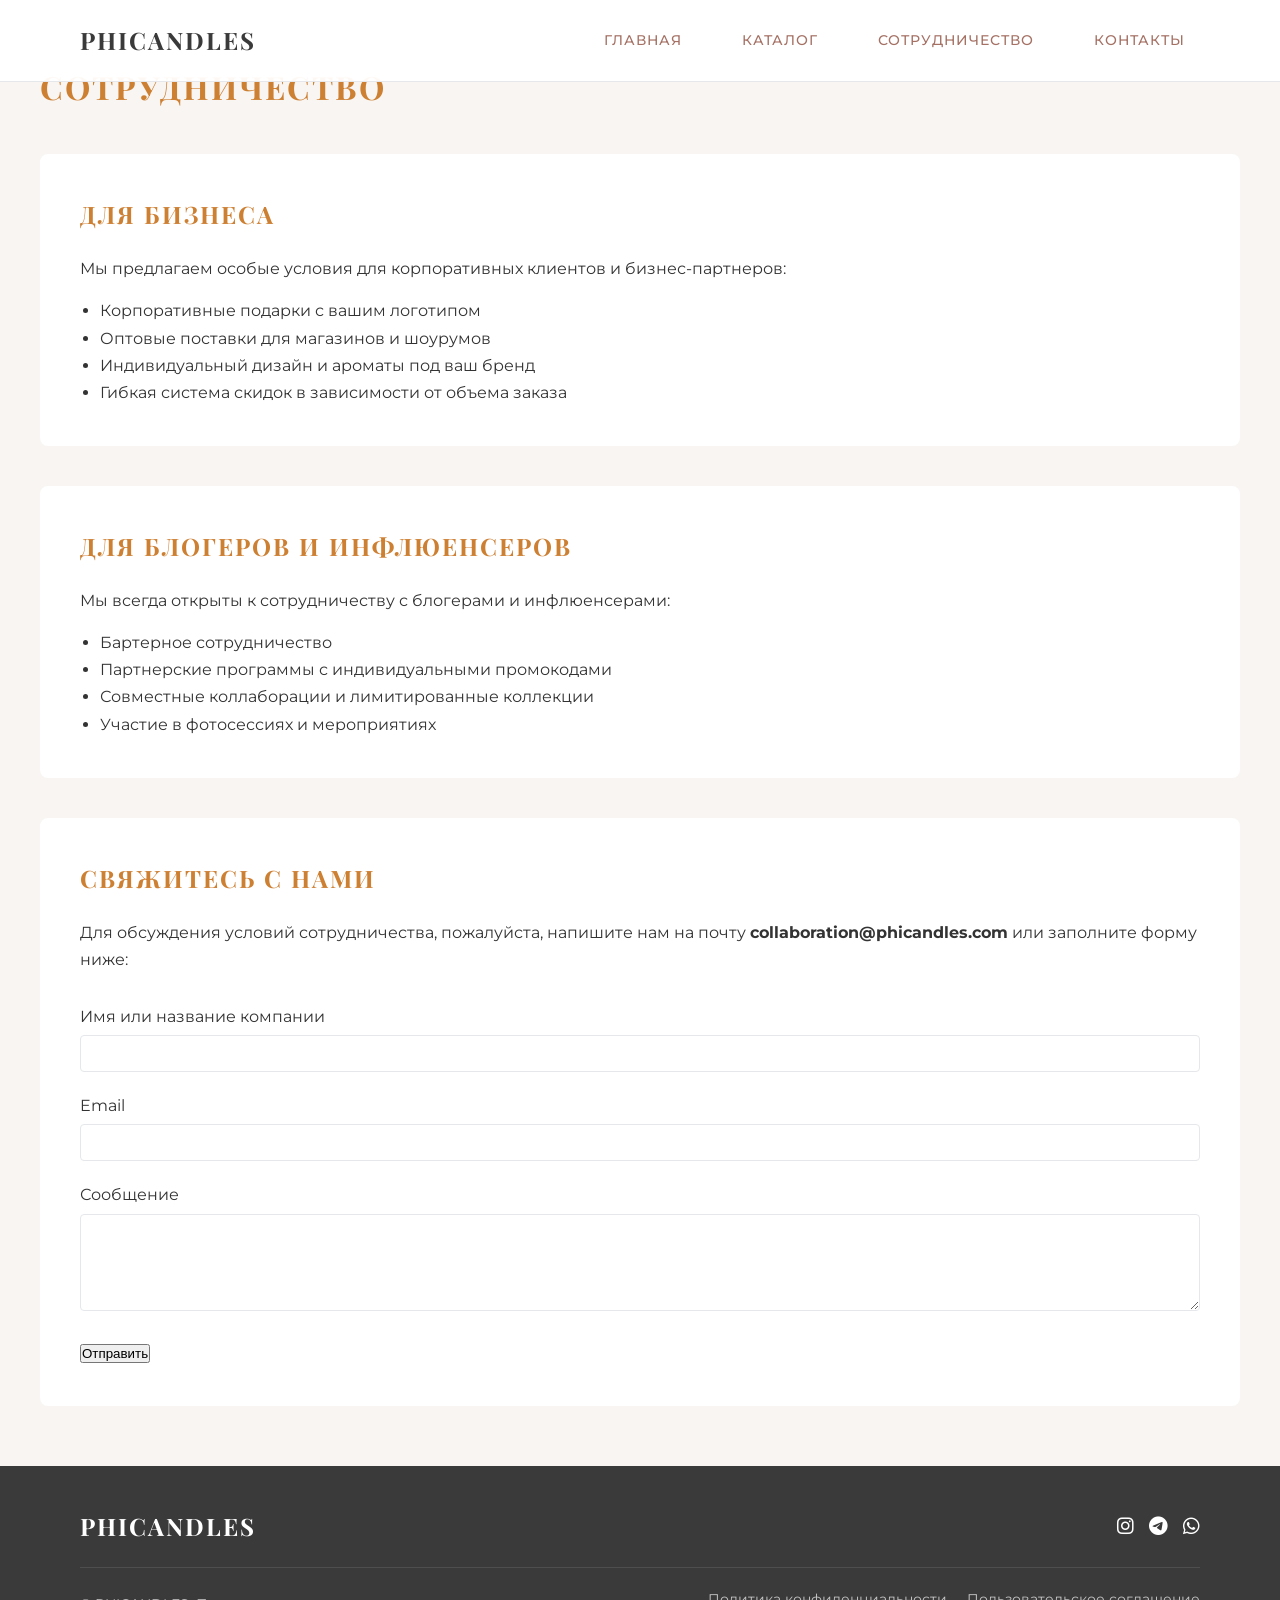
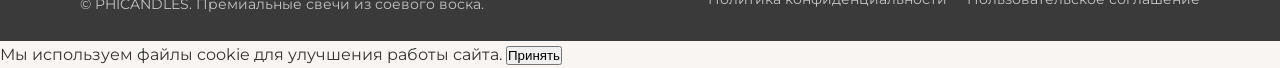
<file: collaboration.html>
<!doctype html>
<html lang="ru">

<head>
    <meta charset="UTF-8" />
    <meta name="viewport" content="width=device-width, initial-scale=1.0" />
    <title>PHICANDLES — Сотрудничество</title>
    <link rel="preconnect" href="https://fonts.googleapis.com">
    <link rel="preconnect" href="https://fonts.gstatic.com" crossorigin>
    <link
        href="https://fonts.googleapis.com/css2?family=Playfair+Display:wght@400;700&family=Montserrat:wght@300;400;500&display=swap"
        rel="stylesheet">
    <link rel="stylesheet" href="assets/css/styles.css" />
    <link rel="stylesheet" href="https://cdnjs.cloudflare.com/ajax/libs/font-awesome/6.0.0/css/all.min.css">
</head>

<body>
    <header class="header fixed-header">
        <nav class="container nav">
            <div class="logo">PHICANDLES</div>
            <div class="nav-links">
                <a href="index.html">Главная</a>
                <a href="catalog.html">Каталог</a>
                <a href="collaboration.html">Сотрудничество</a>
                <a href="contacts.html">Контакты</a>
            </div>
        </nav>
    </header>

    <main class="container" style="padding: 60px 0;">
        <h1>Сотрудничество</h1>

        <div style="background: #fff; padding: 40px; border-radius: 8px; margin-top: 40px;">
            <h2>Для бизнеса</h2>
            <p style="margin-top: 20px;">
                Мы предлагаем особые условия для корпоративных клиентов и бизнес-партнеров:
            </p>
            <ul style="margin-top: 15px; margin-left: 20px;">
                <li>Корпоративные подарки с вашим логотипом</li>
                <li>Оптовые поставки для магазинов и шоурумов</li>
                <li>Индивидуальный дизайн и ароматы под ваш бренд</li>
                <li>Гибкая система скидок в зависимости от объема заказа</li>
            </ul>
        </div>

        <div style="background: #fff; padding: 40px; border-radius: 8px; margin-top: 40px;">
            <h2>Для блогеров и инфлюенсеров</h2>
            <p style="margin-top: 20px;">
                Мы всегда открыты к сотрудничеству с блогерами и инфлюенсерами:
            </p>
            <ul style="margin-top: 15px; margin-left: 20px;">
                <li>Бартерное сотрудничество</li>
                <li>Партнерские программы с индивидуальными промокодами</li>
                <li>Совместные коллаборации и лимитированные коллекции</li>
                <li>Участие в фотосессиях и мероприятиях</li>
            </ul>
        </div>

        <div style="background: #fff; padding: 40px; border-radius: 8px; margin-top: 40px;">
            <h2>Свяжитесь с нами</h2>
            <p style="margin-top: 20px;">
                Для обсуждения условий сотрудничества, пожалуйста, напишите нам на почту
                <strong>collaboration@phicandles.com</strong> или заполните форму ниже:
            </p>
            <form style="margin-top: 30px;">
                <div style="margin-bottom: 20px;">
                    <label for="name" style="display: block; margin-bottom: 5px;">Имя или название компании</label>
                    <input type="text" id="name"
                        style="width: 100%; padding: 10px; border: 1px solid #E5E7EB; border-radius: 4px;">
                </div>
                <div style="margin-bottom: 20px;">
                    <label for="email" style="display: block; margin-bottom: 5px;">Email</label>
                    <input type="email" id="email"
                        style="width: 100%; padding: 10px; border: 1px solid #E5E7EB; border-radius: 4px;">
                </div>
                <div style="margin-bottom: 20px;">
                    <label for="message" style="display: block; margin-bottom: 5px;">Сообщение</label>
                    <textarea id="message" rows="5"
                        style="width: 100%; padding: 10px; border: 1px solid #E5E7EB; border-radius: 4px;"></textarea>
                </div>
                <button type="submit" class="btn">Отправить</button>
            </form>
        </div>
    </main>

    <footer class="footer">
        <div class="container">
            <div class="footer-content">
                <div class="footer-logo">PHICANDLES</div>
                <div class="footer-social">
                    <a href="#"><i class="fab fa-instagram"></i></a>
                    <a href="#"><i class="fab fa-telegram"></i></a>
                    <a href="#"><i class="fab fa-whatsapp"></i></a>
                </div>
            </div>
            <div class="footer-bottom">
                <p>© PHICANDLES. Премиальные свечи из соевого воска.</p>
                <div class="legal-links">
                    <a href="cookie.html">Политика конфиденциальности</a>
                    <a href="cookie.html">Пользовательское соглашение</a>
                </div>
            </div>
        </div>
    </footer>
    <div id="cookie-container"></div>
    <script>
        // Загрузка cookie-уведомления
        fetch('cookie.html')
            .then(response => response.text())
            .then(data => {
                document.getElementById('cookie-container').innerHTML = data;
                const cookieAccepted = localStorage.getItem('cookieAccepted');
                if (cookieAccepted) {
                    const cookieWarning = document.getElementById('cookie-warning');
                    if (cookieWarning) cookieWarning.style.display = 'none';
                }
            });

        // Фиксированное меню при прокрутке
        window.addEventListener('scroll', function () {
            const header = document.querySelector('.header');
            if (window.scrollY > 50) {
                header.classList.add('scrolled');
            } else {
                header.classList.remove('scrolled');
            }
        });
    </script>
</body>

</html>
</file>
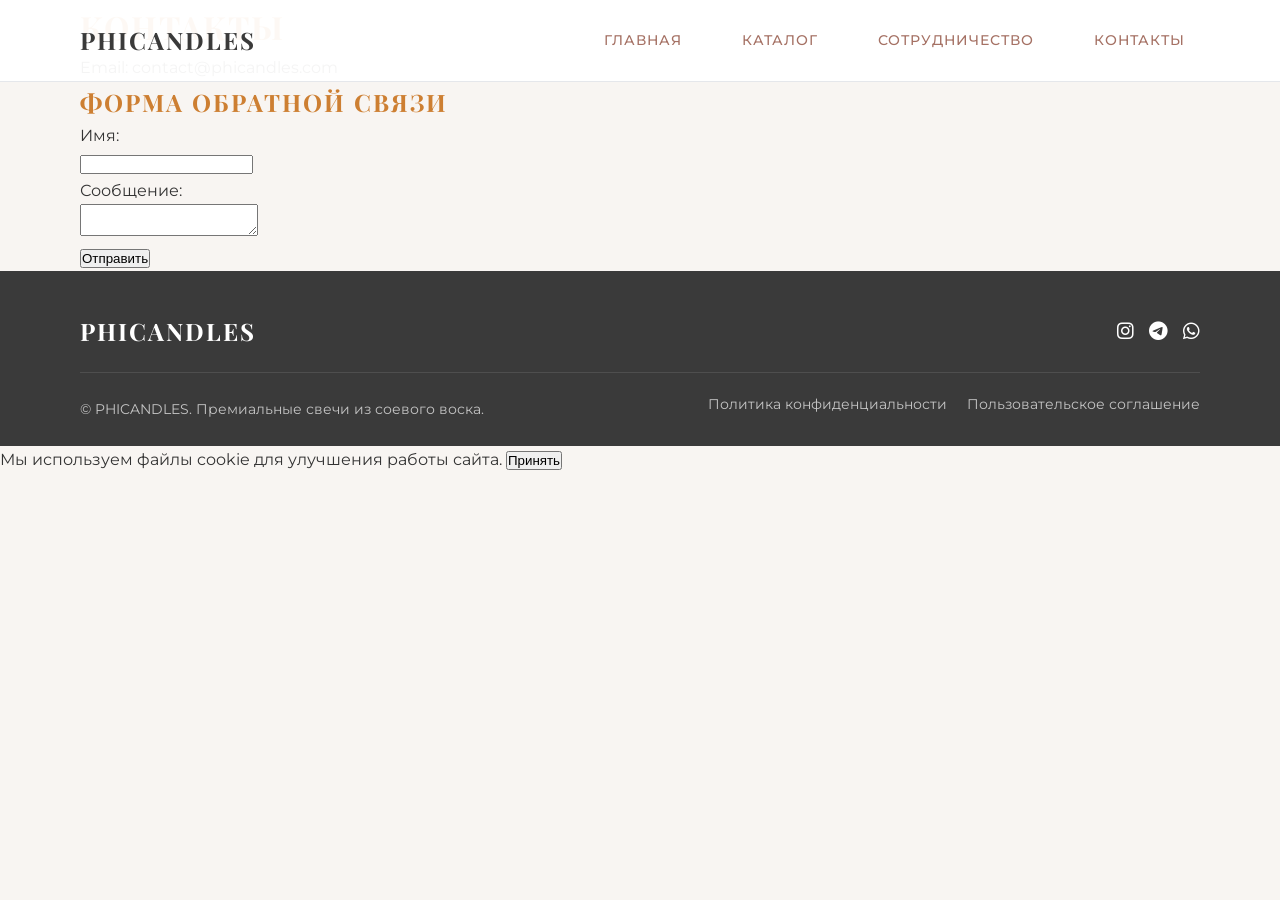
<file: contacts.html>
<!doctype html>
<html lang="ru">

<head>
    <meta charset="UTF-8" />
    <meta name="viewport" content="width=device-width, initial-scale=1.0" />
    <title>Контакты — PHICANDLES</title>
    <link rel="preconnect" href="https://fonts.googleapis.com">
    <link rel="preconnect" href="https://fonts.gstatic.com" crossorigin>
    <link
        href="https://fonts.googleapis.com/css2?family=Playfair+Display:wght@400;700&family=Montserrat:wght@300;400;500&display=swap"
        rel="stylesheet">
    <link rel="stylesheet" href="assets/css/styles.css" />
    <link rel="stylesheet" href="https://cdnjs.cloudflare.com/ajax/libs/font-awesome/6.0.0/css/all.min.css">
</head>

<body>
    <header class="header fixed-header">
        <nav class="container nav">
            <div class="logo">PHICANDLES</div>
            <div class="nav-links">
                <a href="index.html">Главная</a>
                <a href="catalog.html">Каталог</a>
                <a href="collaboration.html">Сотрудничество</a>
                <a href="contacts.html">Контакты</a>
            </div>
        </nav>
    </header>
    <main class="container">
        <h1>Контакты</h1>
        <p>Email: contact@phicandles.com</p>
        <h2>Форма обратной связи</h2>
        <form action="mailto:contact@phicandles.com" method="post" enctype="text/plain">
            <label>Имя:</label><br>
            <input type="text" name="name"><br>
            <label>Сообщение:</label><br>
            <textarea name="message"></textarea><br>
            <button type="submit">Отправить</button>
        </form>
    </main>
    <footer class="footer">
        <div class="container">
            <div class="footer-content">
                <div class="footer-logo">PHICANDLES</div>
                <div class="footer-social">
                    <a href="#"><i class="fab fa-instagram"></i></a>
                    <a href="#"><i class="fab fa-telegram"></i></a>
                    <a href="#"><i class="fab fa-whatsapp"></i></a>
                </div>
            </div>
            <div class="footer-bottom">
                <p>© PHICANDLES. Премиальные свечи из соевого воска.</p>
                <div class="legal-links">
                    <a href="cookie.html">Политика конфиденциальности</a>
                    <a href="cookie.html">Пользовательское соглашение</a>
                </div>
            </div>
        </div>
    </footer>
    <div id="cookie-container"></div>
    <script>
        // Загрузка cookie-уведомления
        fetch('cookie.html')
            .then(response => response.text())
            .then(data => {
                document.getElementById('cookie-container').innerHTML = data;
                const cookieAccepted = localStorage.getItem('cookieAccepted');
                if (cookieAccepted) {
                    const cookieWarning = document.getElementById('cookie-warning');
                    if (cookieWarning) cookieWarning.style.display = 'none';
                }
            });

        // Фиксированное меню при прокрутке
        window.addEventListener('scroll', function () {
            const header = document.querySelector('.header');
            if (window.scrollY > 50) {
                header.classList.add('scrolled');
            } else {
                header.classList.remove('scrolled');
            }
        });
    </script>
</body>

</html>
</file>
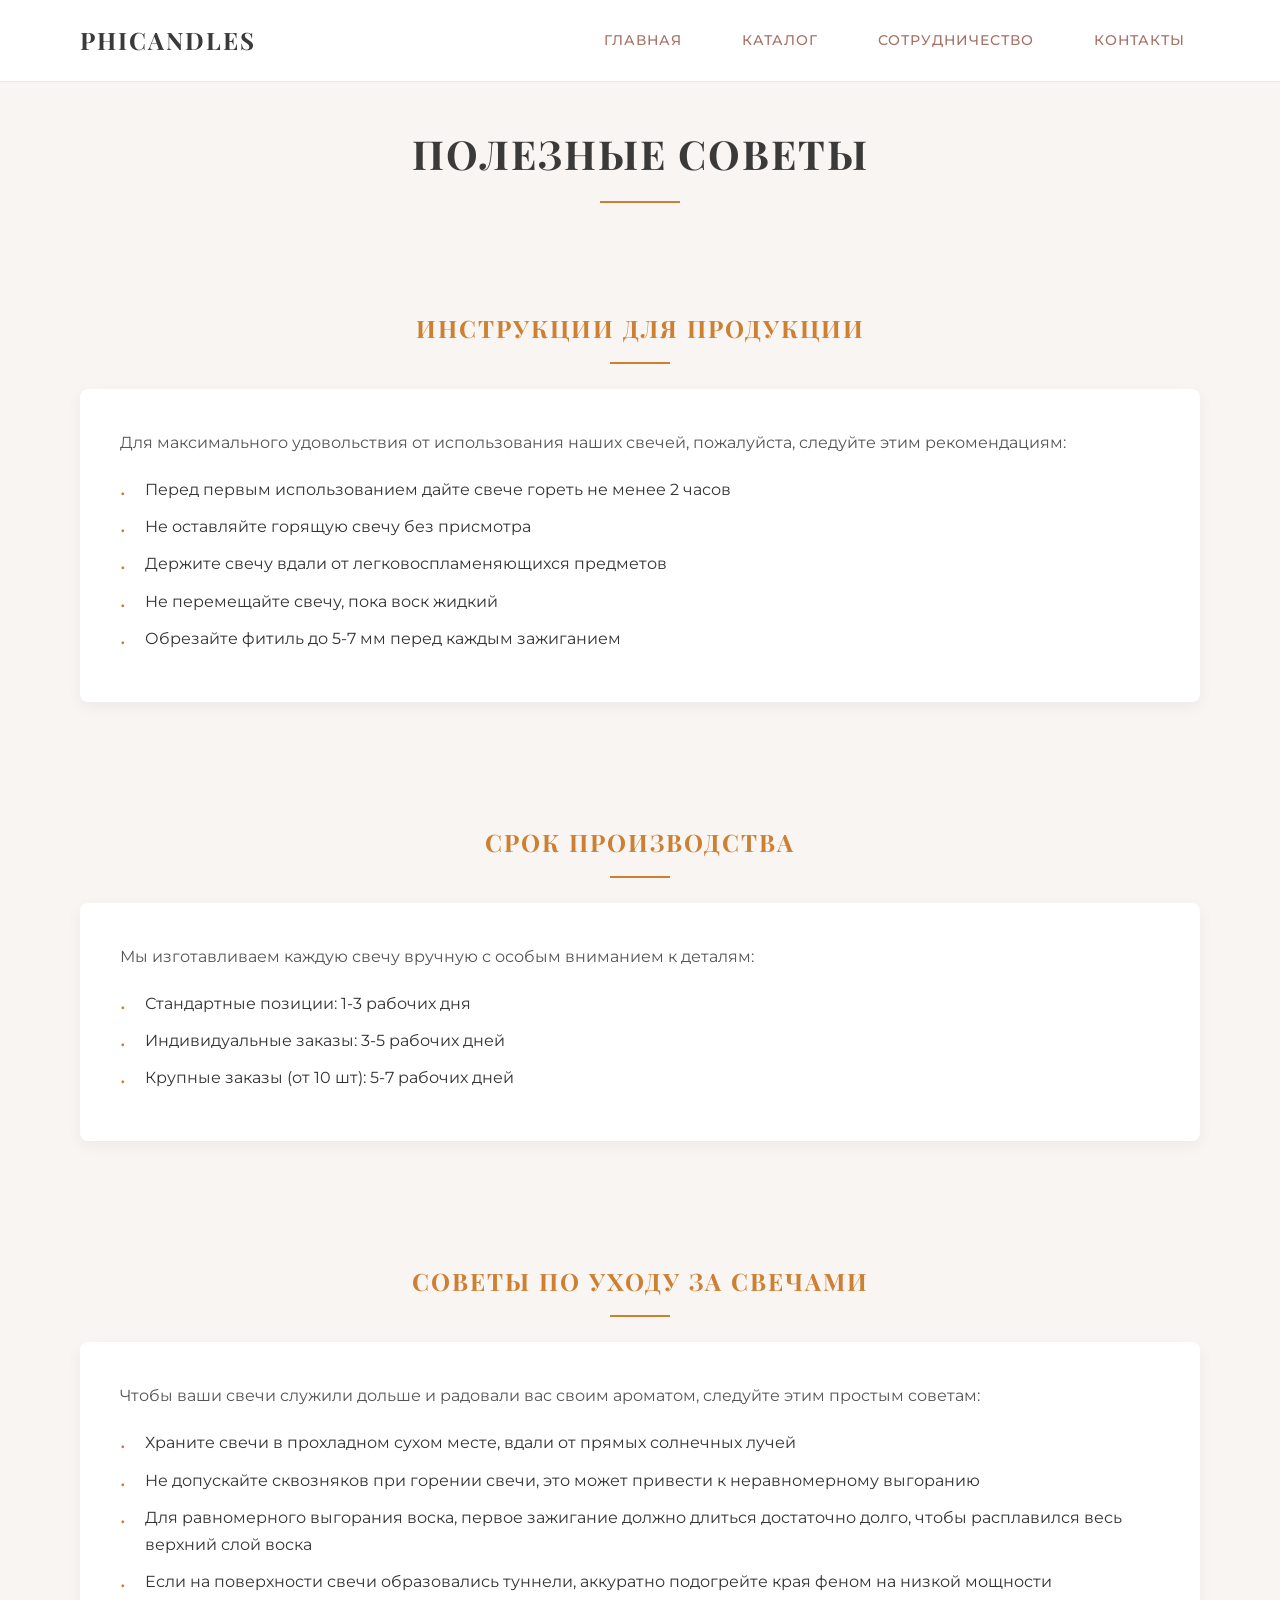
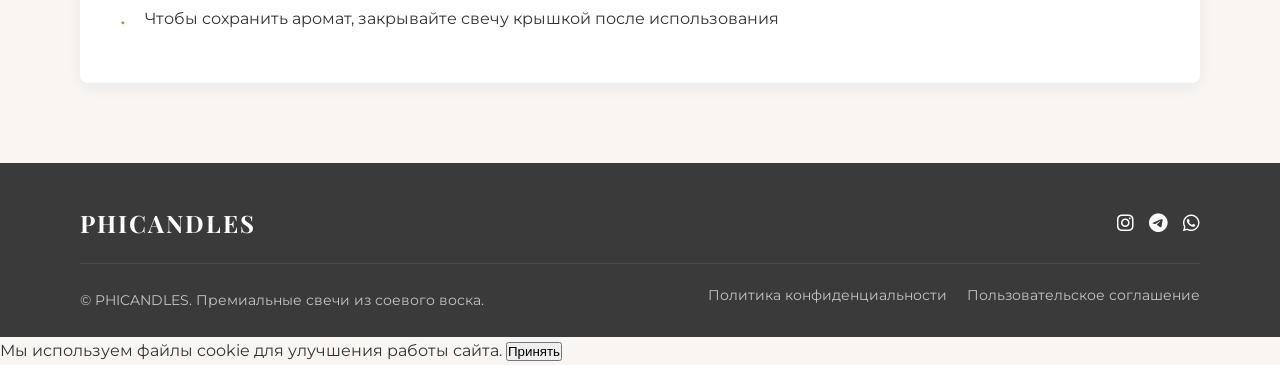
<file: tips.html>
<!doctype html>
<html lang="ru">

<head>
    <meta charset="UTF-8" />
    <meta name="viewport" content="width=device-width, initial-scale=1.0" />
    <title>Полезные советы — PHICANDLES</title>
    <link rel="preconnect" href="https://fonts.googleapis.com">
    <link rel="preconnect" href="https://fonts.gstatic.com" crossorigin>
    <link
        href="https://fonts.googleapis.com/css2?family=Playfair+Display:wght@400;700&family=Montserrat:wght@300;400;500&display=swap"
        rel="stylesheet">
    <link rel="stylesheet" href="assets/css/styles.css" />
    <link rel="stylesheet" href="https://cdnjs.cloudflare.com/ajax/libs/font-awesome/6.0.0/css/all.min.css">
</head>

<body>
    <!-- Фиксированное меню -->
    <header class="header fixed-header">
        <nav class="container nav">
            <div class="logo">PHICANDLES</div>
            <div class="nav-links">
                <a href="index.html">Главная</a>
                <a href="catalog.html">Каталог</a>
                <a href="collaboration.html">Сотрудничество</a>
                <a href="contacts.html">Контакты</a>
            </div>
        </nav>
    </header>

    <!-- Заголовок страницы -->
    <section class="page-header">
        <div class="container">
            <h1>Полезные советы</h1>
        </div>
    </section>

    <main class="container">
        <!-- Инструкции для продукции -->
        <section class="instructions-section">
            <h2>Инструкции для продукции</h2>
            <div class="instruction-card">
                <p>Для максимального удовольствия от использования наших свечей, пожалуйста, следуйте этим
                    рекомендациям:</p>
                <ul>
                    <li>Перед первым использованием дайте свече гореть не менее 2 часов</li>
                    <li>Не оставляйте горящую свечу без присмотра</li>
                    <li>Держите свечу вдали от легковоспламеняющихся предметов</li>
                    <li>Не перемещайте свечу, пока воск жидкий</li>
                    <li>Обрезайте фитиль до 5-7 мм перед каждым зажиганием</li>
                </ul>
            </div>
        </section>

        <!-- Срок производства -->
        <section class="production-section">
            <h2>Срок производства</h2>
            <div class="production-card">
                <p>Мы изготавливаем каждую свечу вручную с особым вниманием к деталям:</p>
                <ul>
                    <li>Стандартные позиции: 1-3 рабочих дня</li>
                    <li>Индивидуальные заказы: 3-5 рабочих дней</li>
                    <li>Крупные заказы (от 10 шт): 5-7 рабочих дней</li>
                </ul>
            </div>
        </section>

        <!-- Советы по уходу -->
        <section class="care-section">
            <h2>Советы по уходу за свечами</h2>
            <div class="care-card">
                <p>Чтобы ваши свечи служили дольше и радовали вас своим ароматом, следуйте этим простым советам:</p>
                <ul>
                    <li>Храните свечи в прохладном сухом месте, вдали от прямых солнечных лучей</li>
                    <li>Не допускайте сквозняков при горении свечи, это может привести к неравномерному выгоранию</li>
                    <li>Для равномерного выгорания воска, первое зажигание должно длиться достаточно долго, чтобы
                        расплавился весь верхний слой воска</li>
                    <li>Если на поверхности свечи образовались туннели, аккуратно подогрейте края феном на низкой
                        мощности</li>
                    <li>Чтобы сохранить аромат, закрывайте свечу крышкой после использования</li>
                </ul>
            </div>
        </section>
    </main>

    <footer class="footer">
        <div class="container">
            <div class="footer-content">
                <div class="footer-logo">PHICANDLES</div>
                <div class="footer-social">
                    <a href="#"><i class="fab fa-instagram"></i></a>
                    <a href="#"><i class="fab fa-telegram"></i></a>
                    <a href="#"><i class="fab fa-whatsapp"></i></a>
                </div>
            </div>
            <div class="footer-bottom">
                <p>© PHICANDLES. Премиальные свечи из соевого воска.</p>
                <div class="legal-links">
                    <a href="cookie.html">Политика конфиденциальности</a>
                    <a href="cookie.html">Пользовательское соглашение</a>
                </div>
            </div>
        </div>
    </footer>

    <div id="cookie-container"></div>

    <script>
        // Загрузка cookie-уведомления
        fetch('cookie.html')
            .then(response => response.text())
            .then(data => {
                document.getElementById('cookie-container').innerHTML = data;
                const cookieAccepted = localStorage.getItem('cookieAccepted');
                if (cookieAccepted) {
                    const cookieWarning = document.getElementById('cookie-warning');
                    if (cookieWarning) cookieWarning.style.display = 'none';
                }
            });

        // Фиксированное меню при прокрутке
        window.addEventListener('scroll', function () {
            const header = document.querySelector('.header');
            if (window.scrollY > 50) {
                header.classList.add('scrolled');
            } else {
                header.classList.remove('scrolled');
            }
        });
    </script>
</body>

</html>
</file>
<file: assets/css/styles.css>
/* Reset & Base Styles */
* {
    margin: 0;
    padding: 0;
    box-sizing: border-box;
}

body {
    font-family: 'Montserrat', sans-serif;
    background-color: #F8F5F2;
    color: #333333;
    line-height: 1.7;
    font-size: 16px;
}

h1,
h2,
h3,
h4 {
    font-family: 'Playfair Display', serif;
    color: #CD7F32;
    /* Благородный бронзовый цвет */
    font-weight: 700;
    text-transform: uppercase;
    letter-spacing: 2px;
}

.container {
    max-width: 1200px;
    margin: 0 auto;
    padding: 0 40px;
}

/* Header & Nav */
.header {
    padding: 20px 0;
    background: rgba(255, 255, 255, 0.95);
    border-bottom: 1px solid #E5E7EB;
    position: fixed;
    width: 100%;
    top: 0;
    z-index: 1000;
    transition: all 0.3s ease;
}

.header.scrolled {
    box-shadow: 0 2px 10px rgba(0, 0, 0, 0.1);
    padding: 15px 0;
}

.nav {
    display: flex;
    justify-content: space-between;
    align-items: center;
}

.logo {
    font-family: 'Playfair Display', serif;
    font-size: 1.5rem;
    font-weight: 700;
    color: #3A3A3A;
    letter-spacing: 2px;
}

.nav-links {
    display: flex;
    gap: 30px;
}

.nav-links a {
    text-decoration: none;
    color: #A57164;
    /* Благородный бронзовый цвет для шрифта в меню */
    font-size: 0.9rem;
    text-transform: uppercase;
    letter-spacing: 1px;
    transition: color 0.3s ease;
    font-weight: 500;
}

.nav-links a:hover {
    color: #CD7F32;
    /* Бронзовый цвет при наведении */
}

/* Стили для навигации на всех страницах */
.nav {
    display: flex;
    justify-content: space-between;
    align-items: center;
}

.nav a {
    text-decoration: none;
    color: #A57164;
    /* Благородный бронзовый цвет для шрифта в меню */
    font-size: 0.9rem;
    text-transform: uppercase;
    letter-spacing: 1px;
    transition: color 0.3s ease;
    font-weight: 500;
    margin: 0 15px;
}

.nav a:hover {
    color: #CD7F32;
}

/* Hero Section */
.hero-fullscreen {
    height: 100vh;
    background-size: cover;
    background-position: center;
    background-repeat: no-repeat;
    display: flex;
    align-items: center;
    justify-content: center;
    text-align: center;
    color: #fff;
    position: relative;
}

.hero-fullscreen::before {
    content: '';
    position: absolute;
    top: 0;
    left: 0;
    width: 100%;
    height: 100%;
    background: rgba(0, 0, 0, 0.3);
}

/* Полноэкранный баннер */
.hero-banner {
    height: 60vh;
    width: 100vw;
    margin: 0;
    padding: 0;
    background-size: cover;
    background-position: center;
    background-repeat: no-repeat;
    display: flex;
    align-items: center;
    justify-content: center;
    text-align: center;
    color: #fff;
    position: relative;
    padding-top: 80px;
    /* Отступ сверху для фиксированного меню */
    object-fit: cover;
    left: 0;
    right: 0;
}

.hero-banner::before {
    content: '';
    position: absolute;
    top: 0;
    left: 0;
    width: 100%;
    height: 100%;
    background: rgba(0, 0, 0, 0.3);
}

.hero-content {
    position: relative;
    z-index: 1;
    max-width: 800px;
    padding: 0 20px;
}

.hero-content h1 {
    font-size: 4.5rem;
    margin-bottom: 20px;
    color: #fff;
    text-shadow: 2px 2px 4px rgba(0, 0, 0, 0.5);
    /* Добавляем тень для лучшей читаемости */
}

.hero-subtitle {
    font-size: 1.5rem;
    margin-bottom: 30px;
    font-weight: 300;
    letter-spacing: 1px;
}

/* Quick Navigation */
.quick-nav {
    background-color: #FFFDF8;
    /* Светло-кремовый фон */
    padding: 15px 0;
    box-shadow: 0 4px 12px rgba(0, 0, 0, 0.05);
    width: 100%;
}

.nav-buttons {
    display: flex;
    justify-content: center;
    gap: 15px;
    flex-direction: row;
    max-width: 800px;
    margin: 0 auto;
    align-items: center;
}

.nav-button {
    display: flex;
    flex-direction: column;
    align-items: center;
    padding: 8px 16px;
    background: transparent;
    border-radius: 4px;
    border: 0.5px solid #A57164;
    cursor: pointer;
    transition: all 0.3s ease;
    text-align: center;
    text-decoration: none;
    color: #A57164;
    outline: none;
    box-shadow: none;
    font-size: 13px;
    width: 150px;
}

/* Убираем синюю подсветку при фокусе для всех кнопок */
.nav-button:focus {
    outline: none;
    box-shadow: none;
}

.nav-button:hover {
    transform: translateY(-5px);
    box-shadow: 0 10px 20px rgba(0, 0, 0, 0.05);
}

.nav-button i {
    font-size: 1.2rem;
    margin-bottom: 5px;
    color: #A57164;
    /* Бронзовый цвет для иконок */
}

.nav-button span {
    font-size: 13px;
    font-weight: 500;
    text-transform: uppercase;
    letter-spacing: 1px;
}

/* Catalog Dropdown */
.catalog-dropdown {
    background: #fff;
    padding: 40px 0;
    box-shadow: 0 4px 12px rgba(0, 0, 0, 0.1);
    position: fixed;
    width: 100%;
    z-index: 999;
    display: none;
    opacity: 0;
    transform: translateY(-20px);
    transition: all 0.3s ease;
    top: 80px;
    /* Позиционирование под фиксированным меню */
    left: 0;
}

.catalog-dropdown.active {
    display: block !important;
    opacity: 1;
    transform: translateY(0);
}

.catalog-grid {
    display: grid;
    grid-template-columns: repeat(auto-fit, minmax(250px, 1fr));
    gap: 30px;
}

.catalog-item {
    text-decoration: none;
    color: #3A3A3A;
    text-align: center;
    transition: transform 0.3s ease;
}

.catalog-item:hover {
    transform: translateY(-5px);
}

.catalog-item img {
    width: 100%;
    height: 200px;
    object-fit: cover;
    border-radius: 8px;
    margin-bottom: 15px;
}

.catalog-item h3 {
    font-size: 1.1rem;
    margin-bottom: 5px;
}

/* About Section */
.about-section {
    padding: 80px 0 40px;
    text-align: center;
}

.about-section h2 {
    margin-bottom: 40px;
    position: relative;
    display: inline-block;
}

.about-section h2::after {
    content: '';
    position: absolute;
    bottom: -15px;
    left: 50%;
    transform: translateX(-50%);
    width: 60px;
    height: 2px;
    background-color: #CD7F32;
    /* Бронзовый цвет для декоративной линии */
}

.about-content {
    max-width: 800px;
    margin: 0 auto;
    text-align: center;
}

.about-content p {
    margin-bottom: 20px;
    line-height: 1.8;
    color: #555;
}

/* Collections Section */
.collections-section {
    padding: 40px 0;
    text-align: center;
}

.collections-section h2 {
    margin-bottom: 40px;
    position: relative;
    display: inline-block;
}

.collections-section h2::after {
    content: '';
    position: absolute;
    bottom: -15px;
    left: 50%;
    transform: translateX(-50%);
    width: 60px;
    height: 2px;
    background-color: #CD7F32;
    /* Бронзовый цвет для декоративной линии */
}

/* Product Cards */
.product-grid {
    display: grid;
    grid-template-columns: repeat(auto-fit, minmax(300px, 1fr));
    gap: 40px;
    padding: 40px 0;
}

.product-card {
    background: #fff;
    padding: 30px;
    border: 1px solid #E5E7EB;
    border-radius: 8px;
    text-align: center;
    transition: transform 0.3s ease, box-shadow 0.3s ease;
    display: flex;
    flex-direction: column;
    justify-content: space-between;
    text-decoration: none;
    color: inherit;
}

.product-card:hover {
    transform: translateY(-5px);
    box-shadow: 0 15px 30px rgba(0, 0, 0, 0.1);
}

.product-card img {
    width: 100%;
    height: 250px;
    object-fit: contain;
    border-radius: 8px;
    margin-bottom: 15px;
}

.product-card h3 {
    font-size: 1.2rem;
    margin-bottom: 10px;
    color: #3A3A3A;
}

.product-card p {
    font-size: 0.9rem;
    color: #666;
    margin-bottom: 15px;
    flex-grow: 1;
}

/* Instructions, Production & Care Sections */
.instructions-section,
.production-section,
.care-section {
    padding: 40px 0;
    text-align: center;
}

.instructions-section h2,
.production-section h2,
.care-section h2 {
    margin-bottom: 40px;
    position: relative;
    display: inline-block;
}

.instructions-section h2::after,
.production-section h2::after,
.care-section h2::after {
    content: '';
    position: absolute;
    bottom: -15px;
    left: 50%;
    transform: translateX(-50%);
    width: 60px;
    height: 2px;
    background-color: #CD7F32;
    /* Бронзовый цвет для декоративной линии */
}

.instruction-card,
.production-card,
.care-card {
    background: #fff;
    padding: 40px;
    border-radius: 8px;
    box-shadow: 0 5px 15px rgba(0, 0, 0, 0.05);
    text-align: left;
    margin-bottom: 40px;
}

.instruction-card p,
.production-card p,
.care-card p {
    margin-bottom: 20px;
    color: #555;
}

.instruction-card ul,
.production-card ul,
.care-card ul {
    list-style-type: none;
}

.instruction-card li,
.production-card li,
.care-card li {
    margin-bottom: 10px;
    padding-left: 25px;
    position: relative;
}

.instruction-card li::before,
.production-card li::before,
.care-card li::before {
    content: '•';
    color: #CD7F32;
    /* Бронзовый цвет для маркеров списка */
    font-size: 1.2rem;
    position: absolute;
    left: 0;
    top: 0;
}

/* Page Header */
.page-header {
    background-color: #F8F5F2;
    padding: 120px 0 40px;
    text-align: center;
    margin-bottom: 40px;
}

.page-header h1 {
    font-size: 2.5rem;
    color: #3A3A3A;
    position: relative;
    display: inline-block;
}

.page-header h1::after {
    content: '';
    position: absolute;
    bottom: -15px;
    left: 50%;
    transform: translateX(-50%);
    width: 80px;
    height: 2px;
    background-color: #CD7F32;
    /* Бронзовый цвет для декоративной линии */
}

/* Footer */
.footer {
    padding: 40px 0 20px;
    background: #3A3A3A;
    color: #fff;
}

.footer-content {
    display: flex;
    justify-content: space-between;
    align-items: center;
    flex-wrap: wrap;
    margin-bottom: 20px;
}

.footer-logo {
    font-family: 'Playfair Display', serif;
    font-size: 1.5rem;
    font-weight: 700;
    color: #fff;
    letter-spacing: 2px;
}

.footer-links {
    display: none;
}

.footer-links a {
    color: #fff;
    text-decoration: none;
    font-size: 0.9rem;
    transition: color 0.3s ease;
}

.footer-links a:hover {
    color: #CD7F32;
    /* Бронзовый цвет для ссылок при наведении */
}

.footer-social {
    display: flex;
    gap: 15px;
}

.footer-social a {
    color: #fff;
    font-size: 1.2rem;
    transition: color 0.3s ease;
}

.footer-social a:hover {
    color: #CD7F32;
    /* Бронзовый цвет для иконок соцсетей при наведении */
}

.footer-bottom {
    text-align: center;
    padding-top: 20px;
    border-top: 1px solid rgba(255, 255, 255, 0.1);
    font-size: 0.85rem;
    color: rgba(255, 255, 255, 0.7);
    display: flex;
    justify-content: space-between;
    flex-wrap: wrap;
}

.footer-bottom p {
    margin: 5px 0;
}

.footer-bottom .legal-links {
    display: flex;
    gap: 20px;
}

.footer-bottom a {
    color: rgba(255, 255, 255, 0.7);
    text-decoration: none;
    transition: color 0.3s ease;
}

.footer-bottom a:hover {
    color: #fff;
}

/* Dropdown Select for Aromas */
.aroma-select,
.aroma-dropdown {
    width: 100%;
    padding: 12px 15px;
    border: 1px solid #E5E7EB;
    border-radius: 4px;
    background: #F9F9F9;
    font-size: 0.9rem;
    color: #3A3A3A;
    margin-bottom: 15px;
    appearance: none;
    background-image: url("data:image/svg+xml,%3Csvg xmlns='http://www.w3.org/2000/svg' width='16' height='16' fill='%23997950' viewBox='0 0 16 16'%3E%3Cpath d='M7.247 11.14 2.451 5.658C1.885 5.013 2.345 4 3.204 4h9.592a1 1 0 0 1 .753 1.659l-4.796 5.48a1 1 0 0 1-1.506 0z'/%3E%3C/svg%3E");
    background-repeat: no-repeat;
    background-position: calc(100% - 15px) center;
    cursor: pointer;
    transition: border-color 0.3s ease;
}

.aroma-select:focus,
.aroma-dropdown:focus {
    outline: none;
    border-color: #CD7F32;
    /* Бронзовый цвет для фокуса на выпадающем списке */
}

/* Стили для выпадающего списка ароматов */
.aroma-dropdown-container {
    position: relative;
    width: 100%;
    max-width: 600px;
    margin: 0 auto;
}

.aroma-dropdown-content {
    display: none;
    position: relative;
    background-color: #fff;
    width: 100%;
    max-height: 300px;
    overflow-y: auto;
    box-shadow: 0 8px 16px rgba(0, 0, 0, 0.1);
    z-index: 1;
    border-radius: 4px;
    margin-top: 5px;
}

.aroma-dropdown-content.active {
    display: block !important;
}

.aroma-item {
    padding: 12px 15px;
    text-decoration: none;
    display: block;
    color: #3A3A3A;
    transition: background-color 0.3s ease;
    text-align: left;
}

.aroma-item:hover {
    background-color: #F8F5F2;
    color: #CD7F32;
    /* Бронзовый цвет для текста при наведении */
}

/* Responsive Styles */
@media (max-width: 768px) {
    .nav {
        flex-direction: column;
        gap: 15px;
    }

    .nav-links {
        flex-wrap: wrap;
        justify-content: center;
    }

    .hero-content h1 {
        font-size: 3rem;
    }

    .hero-subtitle {
        font-size: 1.2rem;
    }

    .nav-buttons {
        flex-wrap: wrap;
        justify-content: center;
    }

    .nav-button {
        flex: 0 0 auto;
        max-width: 70%;
    }

    .footer-content {
        flex-direction: column;
        gap: 30px;
        text-align: center;
    }

    .footer-bottom {
        flex-direction: column;
        align-items: center;
    }

    .footer-bottom .legal-links {
        margin-top: 10px;
    }
}

@media (max-width: 480px) {
    .container {
        padding: 0 20px;
    }

    .hero-content h1 {
        font-size: 2.5rem;
    }

    .nav-button {
        flex: 0 0 100%;
    }
}
</file>
